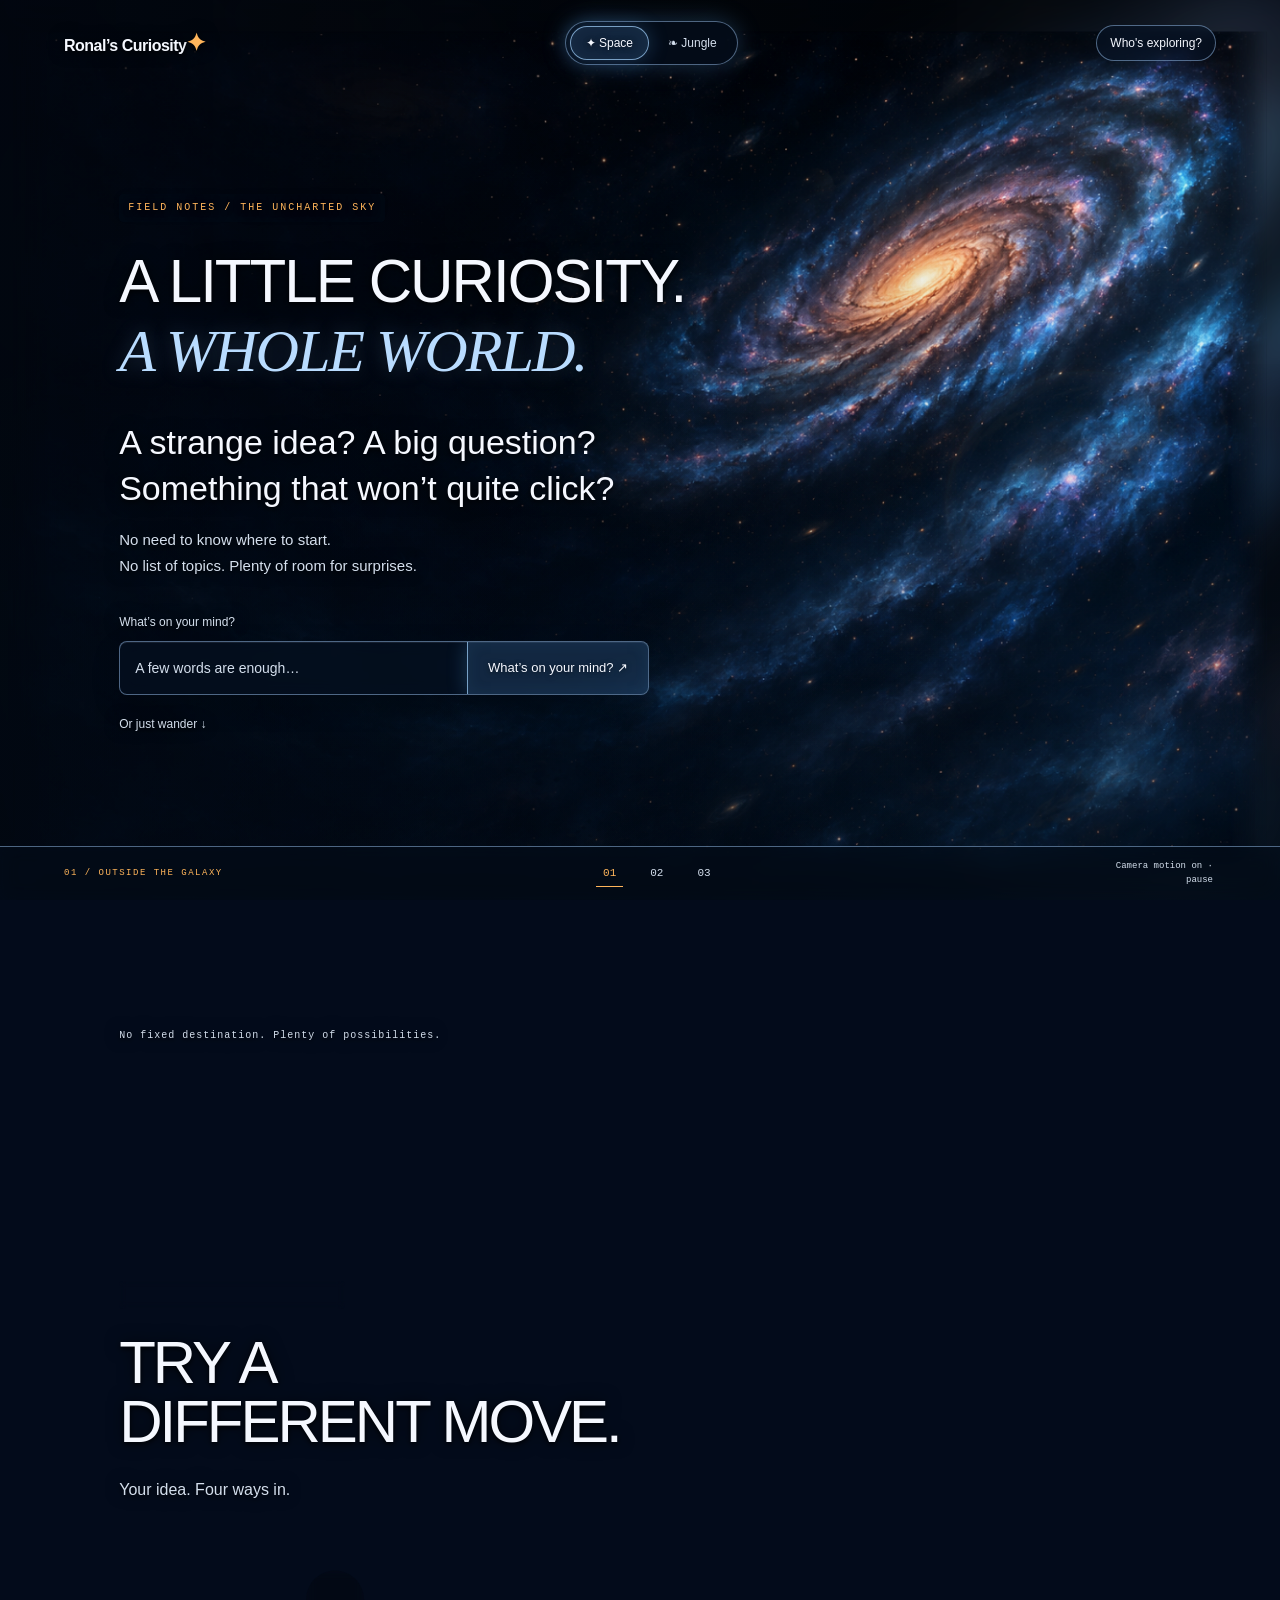
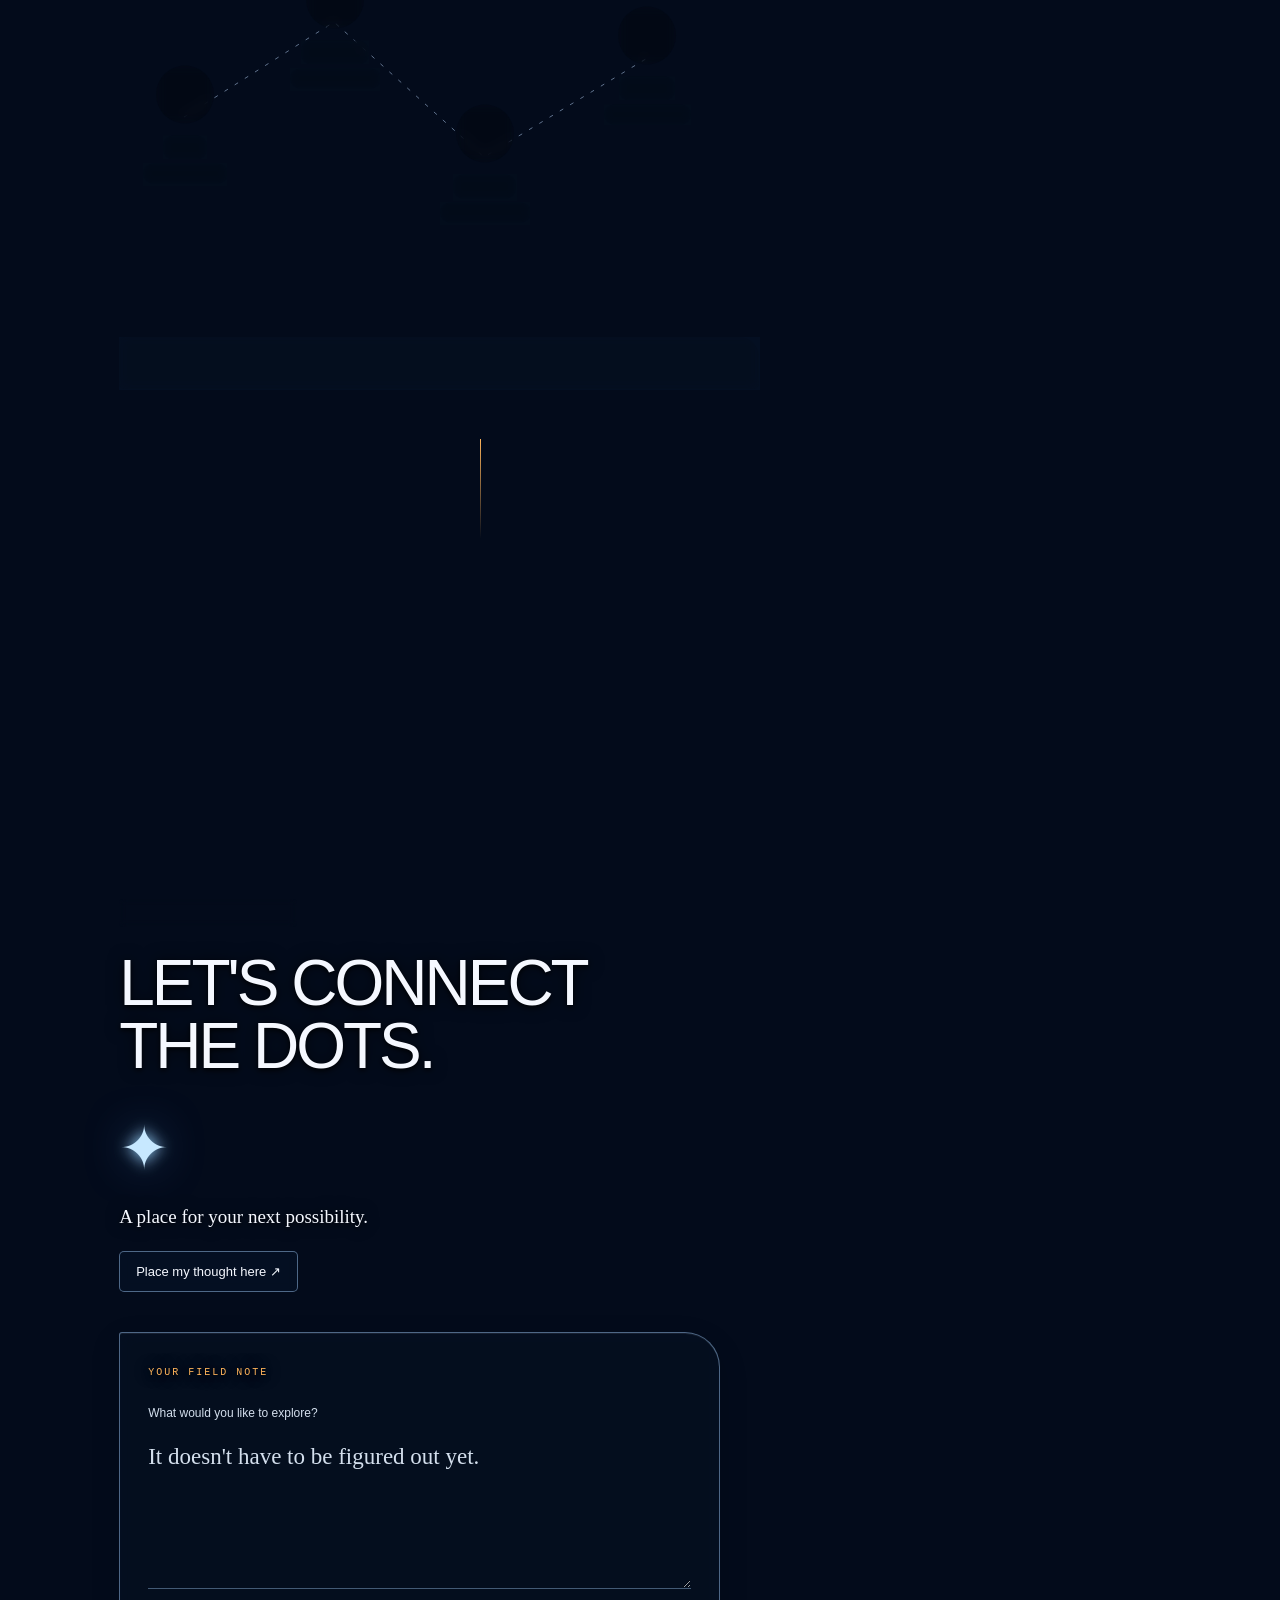
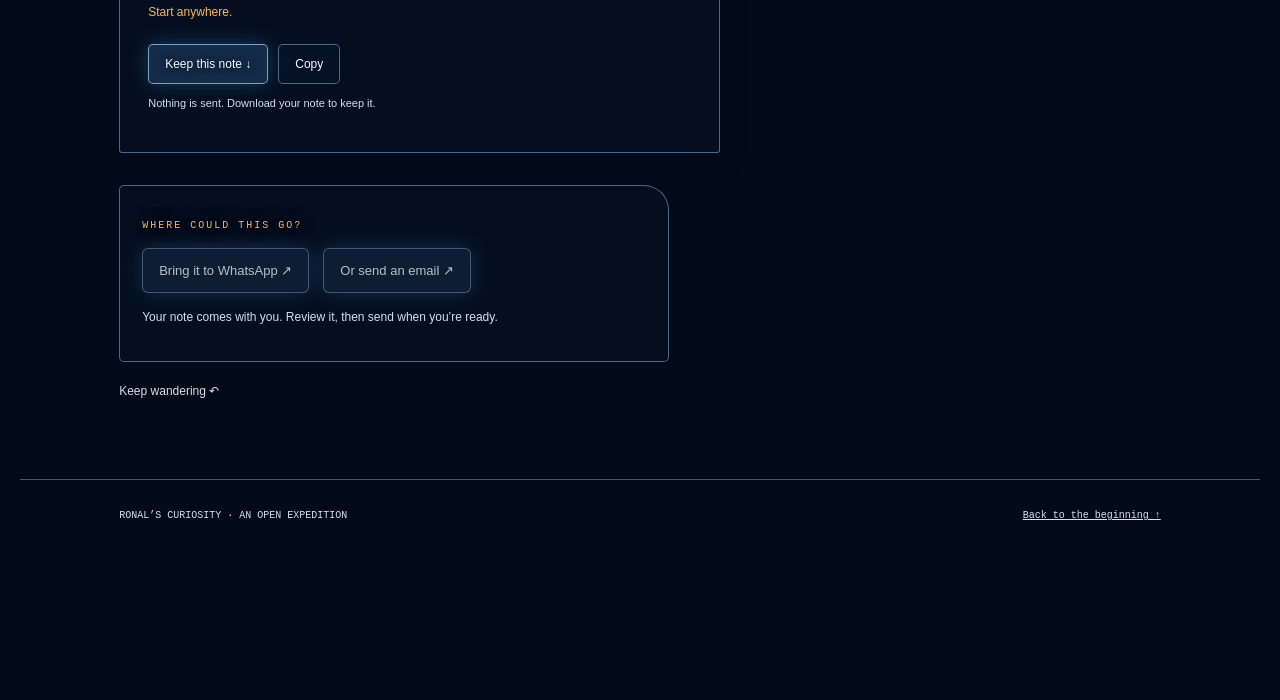
<file: index.html>
<!doctype html><html lang="en"><head><meta charset="utf-8"><meta name="viewport" content="width=device-width, initial-scale=1"><title>Ronal's Curiosity — An open expedition</title><link rel="stylesheet" href="world.css"><link rel="stylesheet" href="personal-traces.css"><link rel="stylesheet" href="expedition.css?v=portrait-20261113"><link rel="stylesheet" href="atmosphere-ui.css"><meta name="description" content="A strange idea? A big question? Explore an open world of curiosity, fresh perspectives, and possibilities."></head><body data-world="space">
<div class="scene-stage" aria-hidden="true"><picture><source media="(max-aspect-ratio: 4/5)" srcset="assets/space-1-mobile.png"><img class="scene-ambient" data-scene="space-1" src="assets/space-1.png" alt="" decoding="async"></picture><picture><source media="(max-aspect-ratio: 4/5)" srcset="assets/space-2-mobile.png"><img class="scene-ambient" data-scene="space-2" src="assets/space-2.png" alt="" decoding="async"></picture><picture><source media="(max-aspect-ratio: 4/5)" srcset="assets/space-3-mobile.png"><img class="scene-ambient" data-scene="space-3" src="assets/space-3.png" alt="" decoding="async"></picture><picture><source media="(max-aspect-ratio: 4/5)" srcset="assets/jungle-1-mobile.png"><img class="scene-ambient" data-scene="jungle-1" src="assets/jungle-1.png" alt="" decoding="async"></picture><picture><source media="(max-aspect-ratio: 4/5)" srcset="assets/jungle-2-mobile.png"><img class="scene-ambient" data-scene="jungle-2" src="assets/jungle-2.png" alt="" decoding="async"></picture><picture><source media="(max-aspect-ratio: 4/5)" srcset="assets/jungle-3-mobile.png"><img class="scene-ambient" data-scene="jungle-3" src="assets/jungle-3.png" alt="" decoding="async"></picture><picture><source media="(max-aspect-ratio: 4/5)" srcset="assets/space-1-mobile.png"><img class="scene-image" data-scene="space-1" src="assets/space-1.png" alt="" decoding="async"></picture><picture><source media="(max-aspect-ratio: 4/5)" srcset="assets/space-2-mobile.png"><img class="scene-image" data-scene="space-2" src="assets/space-2.png" alt="" decoding="async"></picture><picture><source media="(max-aspect-ratio: 4/5)" srcset="assets/space-3-mobile.png"><img class="scene-image" data-scene="space-3" src="assets/space-3.png" alt="" decoding="async"></picture><picture><source media="(max-aspect-ratio: 4/5)" srcset="assets/jungle-1-mobile.png"><img class="scene-image" data-scene="jungle-1" src="assets/jungle-1.png" alt="" decoding="async"></picture><picture><source media="(max-aspect-ratio: 4/5)" srcset="assets/jungle-2-mobile.png"><img class="scene-image" data-scene="jungle-2" src="assets/jungle-2.png" alt="" decoding="async"></picture><picture><source media="(max-aspect-ratio: 4/5)" srcset="assets/jungle-3-mobile.png"><img class="scene-image" data-scene="jungle-3" src="assets/jungle-3.png" alt="" decoding="async"></picture><div class="scene-shade"></div></div><header><a href="#home" class="brand">Ronal’s Curiosity<span>✦</span></a><div class="world-picker" aria-label="Choose environment"><button data-world="space" aria-pressed="true">✦ Space</button><button data-world="jungle" aria-pressed="false">❧ Jungle</button></div><button id="about-open" class="subtle">Who's exploring?</button></header>
<aside class="travelling-note" aria-label="Your travelling note"><span class="tiny">YOUR THREAD</span><p id="thread-preview">A question can take you anywhere.</p><span id="thread-action">Uncharted</span><a href="#meeting" aria-label="Go to your note">↗</a></aside>
<nav class="scene-navigation" aria-label="Journey destinations"><span id="scene-caption" aria-live="polite">01 / OUTSIDE THE GALAXY</span><div><a href="#home" data-stop="0" aria-current="location">01</a><a href="#field" data-stop="1">02</a><a href="#meeting" data-stop="2">03</a></div><button id="motion-toggle" aria-pressed="true">Motion on</button></nav><main>
<section id="home" class="hero"><div class="eyebrow" id="world-caption">FIELD NOTES / THE UNCHARTED SKY</div><h1>A LITTLE CURIOSITY.<br><em>A WHOLE WORLD.</em></h1><div class="invitation"><h2>A strange idea? A big question?<br>Something that won’t quite click?</h2><p>No need to know where to start.<br>No list of topics. Plenty of room for surprises.</p></div><label for="seed">What’s on your mind?</label><div class="seed-input"><input id="seed" dir="auto" maxlength="2000" placeholder="A few words are enough…"><button id="begin" aria-label="What’s on your mind?">What’s on your mind? ↗</button></div><a href="#field" class="skip">Or just wander ↓</a><span class="edge-caption" id="edge-caption">No fixed destination. Plenty of possibilities.</span></section>
<section id="field" class="field"><div class="eyebrow">01 / FOLLOW WHAT PULLS YOU</div><h2>TRY A<br>DIFFERENT MOVE.</h2><p class="intro">Your idea. Four ways in.</p><div class="constellation-wrap"><svg class="constellation-lines" viewBox="0 0 600 280" preserveAspectRatio="none" aria-hidden="true"><path d="M65 160L215 65L365 200L530 100"/><path class="visited-path" id="visited-path" d=""/></svg><div class="instruments" aria-label="Ways to explore"><button data-move="turn"><span class="symbol">↻</span><strong>Turn</strong><small>Another angle</small></button><button data-move="connect"><span class="symbol">⋈</span><strong>Connect</strong><small>An unlikely pair</small></button><button data-move="unpack"><span class="symbol">⤢</span><strong>Unpack</strong><small>Find the pieces</small></button><button data-move="follow"><span class="symbol">⌁</span><strong>Follow</strong><small>Pull the thread</small></button></div></div><div id="discovery" hidden aria-live="polite"><span class="tiny" id="discovery-label"></span><h3 id="prompt"></h3><p id="personal-echo"></p><a href="#meeting" class="link">Take this thought with you ↘</a></div><details class="traces-disclosure"><summary>Some of my own unfinished threads <span>＋</span></summary><div class="personal-traces" aria-label="Traces from my own explorations"><div class="eyebrow">OFF THE MAIN TRAIL / A FEW THINGS THAT BROUGHT ME HERE</div><div class="trace-grid"><details class="trace" id="cable-story"><summary><span class="trace-icon" aria-hidden="true">⌁</span><span>Build. Try.<br>Look again.</span><span class="trace-plus" aria-hidden="true">+</span></summary><div class="trace-story"><span class="tiny">STILL A WORK IN PROGRESS</span><p>I thought I had a solution for organizing cables in the lab where I work. I made it — and it didn't work the way I'd imagined.</p><p>I redesigned it. Then again. And again. I still haven't reached a final version; I keep finding things to improve.</p><p>When I explained it to a colleague, he offered another way to look at the problem — an angle I hadn't considered.</p><p class="trace-thought">His perspective changed how I imagined the solution could look and work. I felt curious: suddenly there were new directions to test and discover.</p><a class="link" href="#meeting">What might another pair of eyes notice? ↘</a></div></details>
<details class="trace"><summary><span class="trace-icon" aria-hidden="true">⏻</span><span>A coffee tin.<br>A cockpit switch.</span><span class="trace-plus" aria-hidden="true">+</span></summary><div class="trace-story"><span class="tiny">SOMETHING I MADE</span><p>During my army service, the room's air conditioner had no remote. Its power button was so high that switching it on meant balancing on a chair.</p><p>I made a wired control using an aircraft-style switch housed in a small coffee tin. Suddenly, turning it on didn't mean climbing.</p><p class="trace-thought">An everyday irritation became something to experiment with.</p><a class="link" href="#meeting">What everyday thing would you change? ↘</a></div></details>
<details class="trace"><summary><span class="trace-icon" aria-hidden="true">⋈</span><span>Start with why.<br>Then look around.</span><span class="trace-plus" aria-hidden="true">+</span></summary><div class="trace-story"><span class="tiny">AN IDEA WE EXPLORED</span><p>A friend wanted to make money. I wanted to understand why — and what we could begin with the tools already available to us.</p><p>We found an idea that interested us both: software to help electricians create wiring plans from building images. It was an idea for something useful, beyond the financial goal.</p><p class="trace-thought">My first move is usually a question: why, how, or what?</p><a class="link" href="#meeting">What could you begin with what you have? ↘</a></div></details>
<details class="trace"><summary><span class="trace-icon" aria-hidden="true">?</span><span>Which wants<br>are really mine?</span><span class="trace-plus" aria-hidden="true">+</span></summary><div class="trace-story"><span class="tiny">QUESTIONS I'M STILL LIVING WITH</span><p>What is happiness? Which desires are mine, and which did I pick up from people around me?</p><p>What would I choose if nobody were there to approve or steer me? What moves us to act — calm curiosity, or haste, insecurity and need?</p><p class="trace-thought">These are open questions for me, too.</p><a class="link" href="#meeting">Bring a question without an answer ↘</a></div></details>
</div></div></details><div class="thread-line" aria-hidden="true"></div></section>
<section id="meeting" class="meeting"><div class="eyebrow">02 / A PLACE TO MEET</div><h2 id="meeting-title">LET'S CONNECT<br>THE DOTS.</h2><div class="arrival"><span class="arrival-symbol" aria-hidden="true">✦</span><p id="arrival-caption">A place for your next possibility.</p><button id="place-note">Place my thought here ↗</button><p id="placed-note" hidden></p><small id="place-status" role="status"></small></div><div class="note-editor"><span class="tiny">YOUR FIELD NOTE</span><label for="note">What would you like to explore?</label><textarea id="note" dir="auto" maxlength="2000" rows="4" placeholder="It doesn't have to be figured out yet."></textarea><p id="note-lens">Start anywhere.</p><div class="note-tools"><button id="download">Keep this note ↓</button><button id="copy">Copy</button></div><p id="status" role="status">Nothing is sent. Download your note to keep it.</p></div><div class="share-invitation"><p class="tiny">WHERE COULD THIS GO?</p><div class="share-actions"><a id="share-whatsapp" href="https://wa.me/972508638381" target="_blank" rel="noopener">Bring it to WhatsApp ↗</a><a id="share-email" href="mailto:hadadironel@gmail.com">Or send an email ↗</a></div><p>Your note comes with you. Review it, then send when you’re ready.</p></div><a href="#field" class="skip">Keep wandering ↶</a></section>
<footer><span>RONAL’S CURIOSITY · AN OPEN EXPEDITION</span><a href="#home">Back to the beginning ↑</a></footer></main>
<dialog id="about"><button id="about-close" aria-label="Close">×</button><div class="eyebrow">THE PERSON BEHIND THE QUESTIONS</div><h2>CURIOUS<br>BY NATURE.</h2><p>I tend to start by asking why, how, and what — to understand the person in front of me before looking for a direction.</p><p>I'm interested in what we can try with the tools already around us, and in ideas that have value beyond money.</p><p>Some of my questions are practical. Others are about happiness, desire, and what makes us act. I'm still exploring those myself.</p><a href="#field" class="link" id="about-traces">Explore a few of my own threads ↗</a></dialog><script src="world.js"></script><script src="contact.js?v=20261113"></script><div class="journey-progress" aria-hidden="true"><i></i></div><script src="expedition.js?v=portrait-20261113"></script></body></html>
</file>
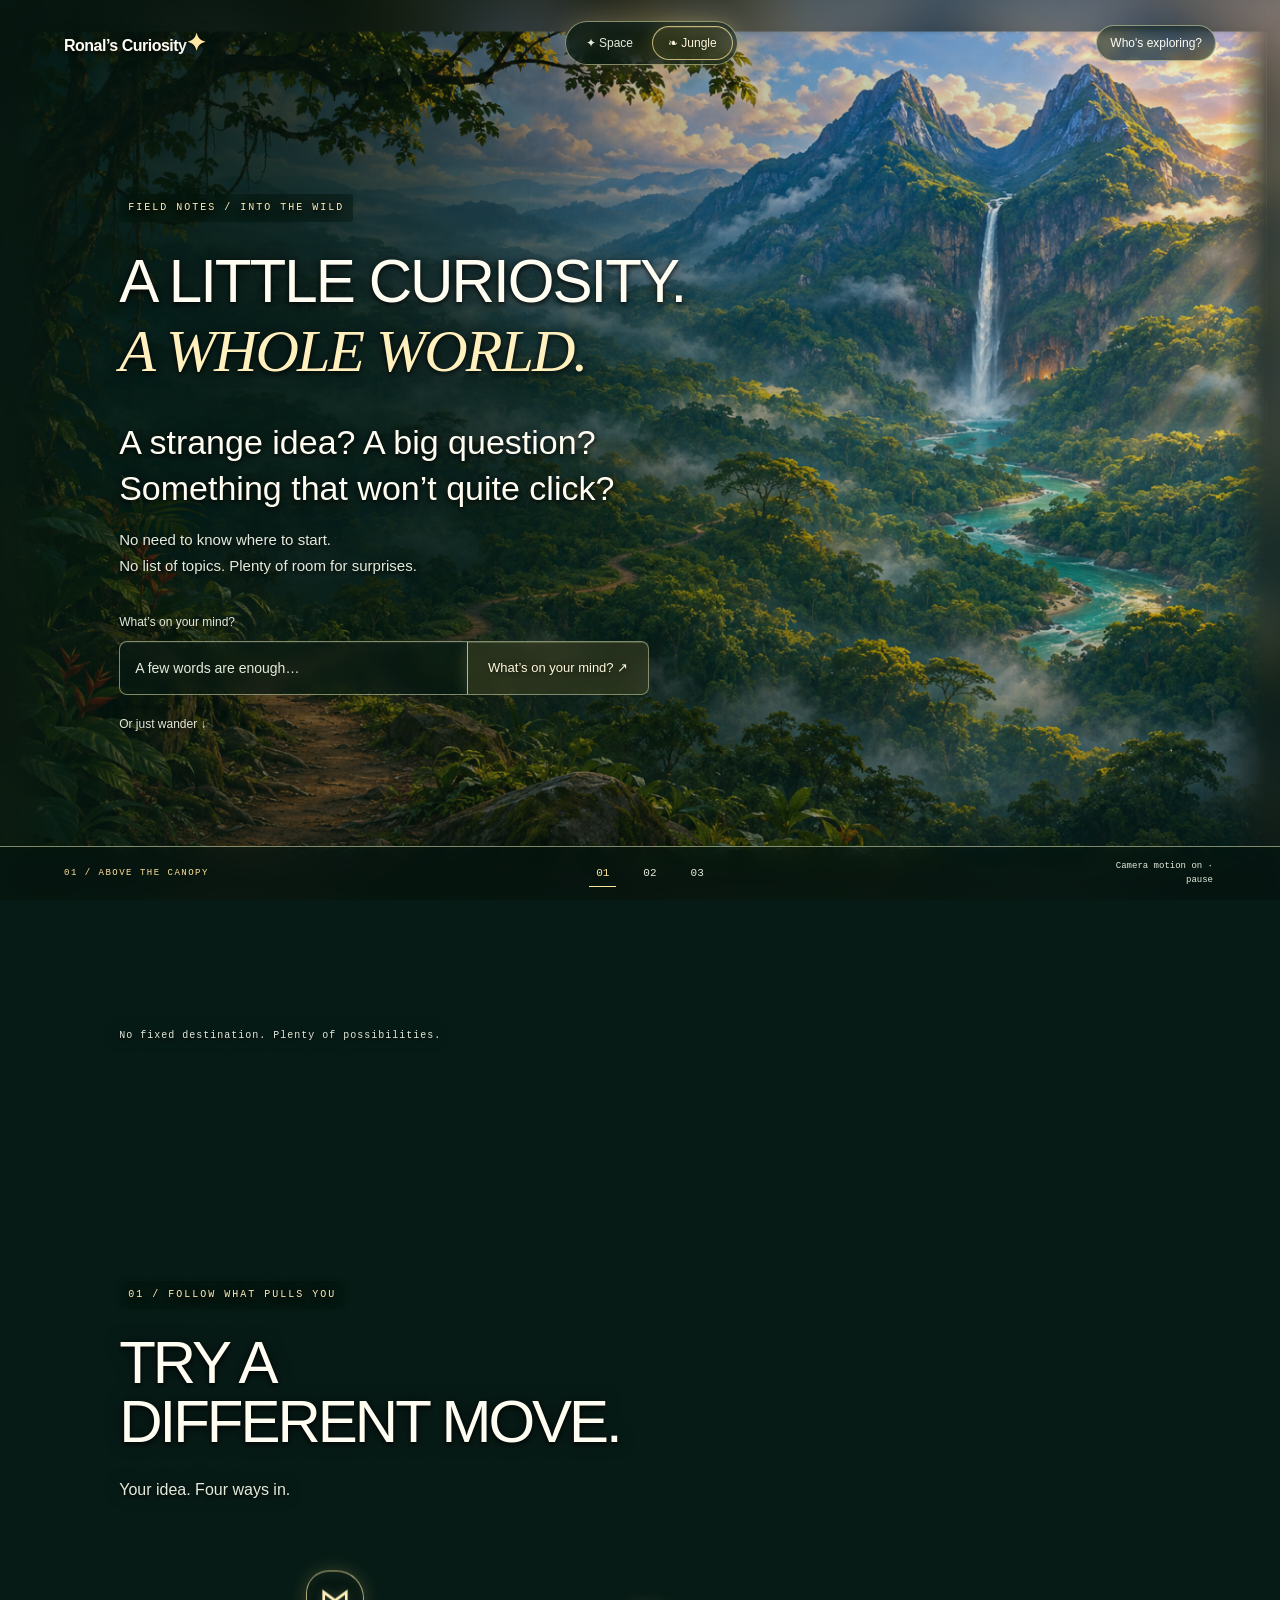
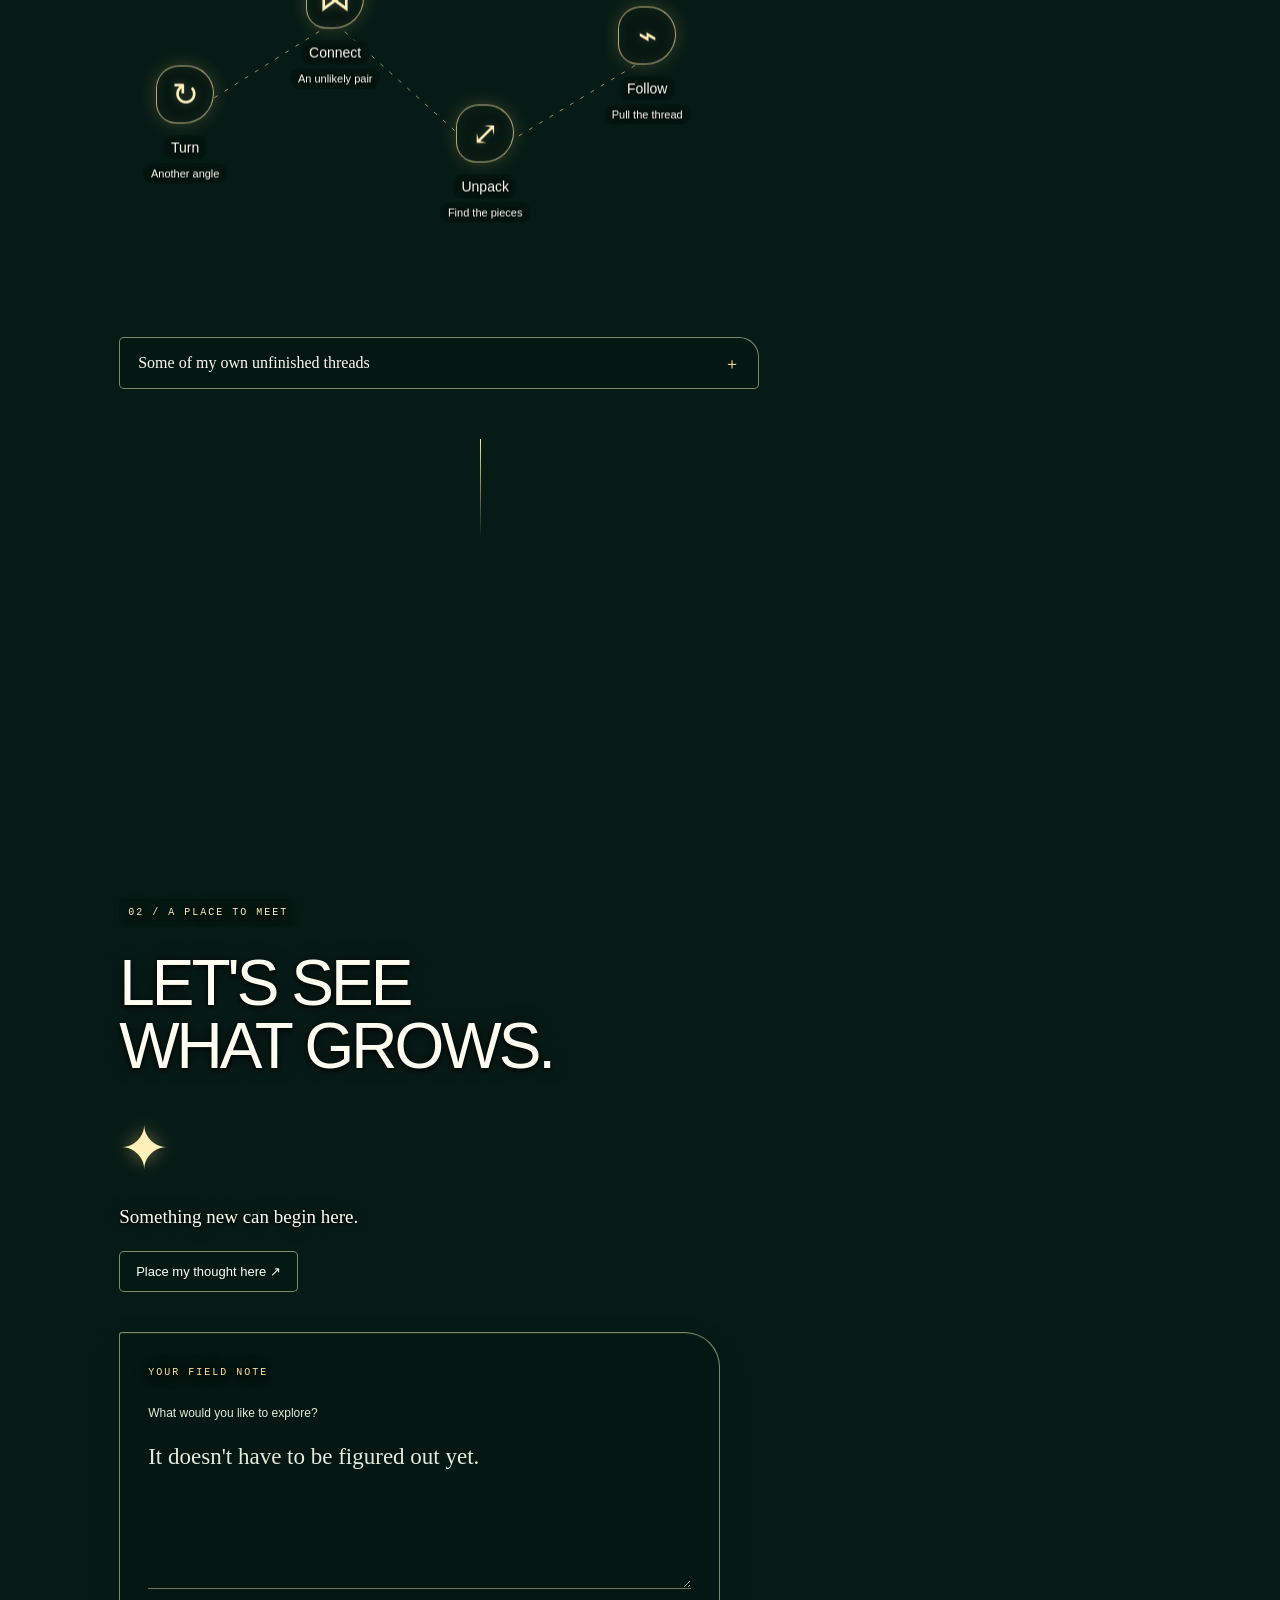
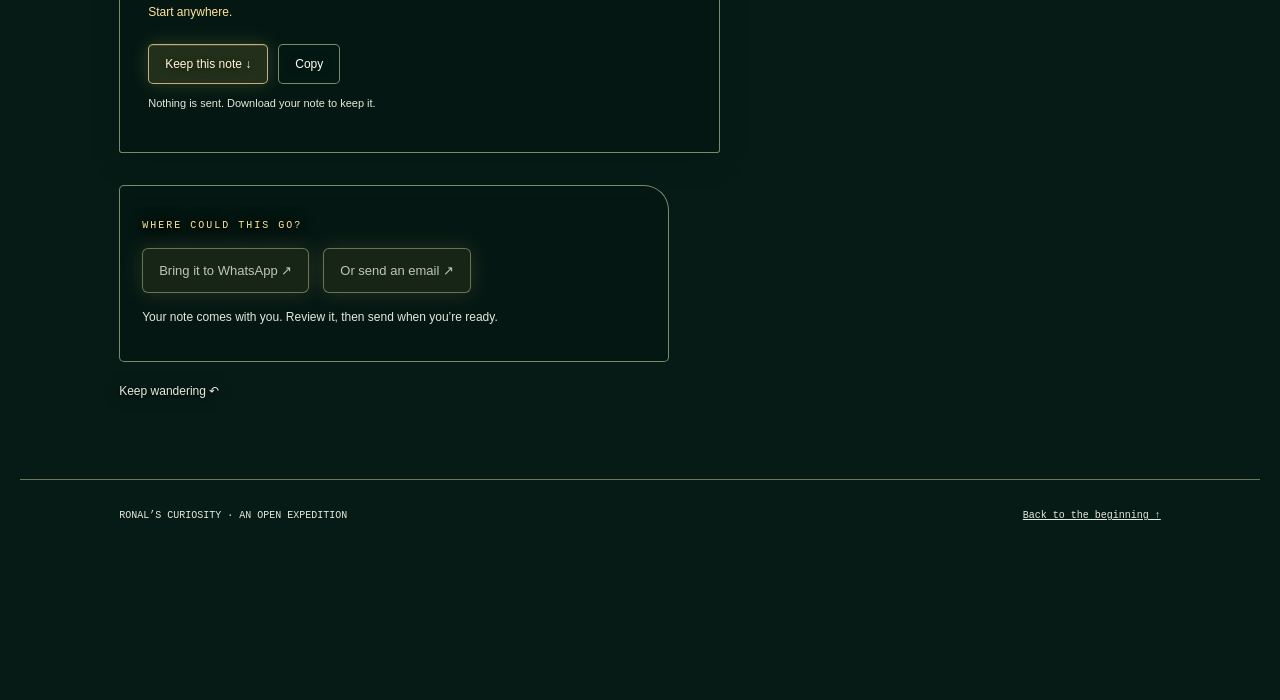
<file: jungle.html>
<!doctype html><html lang="en"><head><meta charset="utf-8"><meta name="viewport" content="width=device-width, initial-scale=1"><title>Ronal's Curiosity — An open expedition</title><link rel="stylesheet" href="world.css"><link rel="stylesheet" href="personal-traces.css"><link rel="stylesheet" href="expedition.css?v=portrait-20261113"><link rel="stylesheet" href="atmosphere-ui.css"><meta name="description" content="A strange idea? A big question? Explore an open world of curiosity, fresh perspectives, and possibilities."></head><body data-world="jungle">
<div class="scene-stage" aria-hidden="true"><picture><source media="(max-aspect-ratio: 4/5)" srcset="assets/space-1-mobile.png"><img class="scene-ambient" data-scene="space-1" src="assets/space-1.png" alt="" decoding="async"></picture><picture><source media="(max-aspect-ratio: 4/5)" srcset="assets/space-2-mobile.png"><img class="scene-ambient" data-scene="space-2" src="assets/space-2.png" alt="" decoding="async"></picture><picture><source media="(max-aspect-ratio: 4/5)" srcset="assets/space-3-mobile.png"><img class="scene-ambient" data-scene="space-3" src="assets/space-3.png" alt="" decoding="async"></picture><picture><source media="(max-aspect-ratio: 4/5)" srcset="assets/jungle-1-mobile.png"><img class="scene-ambient" data-scene="jungle-1" src="assets/jungle-1.png" alt="" decoding="async"></picture><picture><source media="(max-aspect-ratio: 4/5)" srcset="assets/jungle-2-mobile.png"><img class="scene-ambient" data-scene="jungle-2" src="assets/jungle-2.png" alt="" decoding="async"></picture><picture><source media="(max-aspect-ratio: 4/5)" srcset="assets/jungle-3-mobile.png"><img class="scene-ambient" data-scene="jungle-3" src="assets/jungle-3.png" alt="" decoding="async"></picture><picture><source media="(max-aspect-ratio: 4/5)" srcset="assets/space-1-mobile.png"><img class="scene-image" data-scene="space-1" src="assets/space-1.png" alt="" decoding="async"></picture><picture><source media="(max-aspect-ratio: 4/5)" srcset="assets/space-2-mobile.png"><img class="scene-image" data-scene="space-2" src="assets/space-2.png" alt="" decoding="async"></picture><picture><source media="(max-aspect-ratio: 4/5)" srcset="assets/space-3-mobile.png"><img class="scene-image" data-scene="space-3" src="assets/space-3.png" alt="" decoding="async"></picture><picture><source media="(max-aspect-ratio: 4/5)" srcset="assets/jungle-1-mobile.png"><img class="scene-image" data-scene="jungle-1" src="assets/jungle-1.png" alt="" decoding="async"></picture><picture><source media="(max-aspect-ratio: 4/5)" srcset="assets/jungle-2-mobile.png"><img class="scene-image" data-scene="jungle-2" src="assets/jungle-2.png" alt="" decoding="async"></picture><picture><source media="(max-aspect-ratio: 4/5)" srcset="assets/jungle-3-mobile.png"><img class="scene-image" data-scene="jungle-3" src="assets/jungle-3.png" alt="" decoding="async"></picture><div class="scene-shade"></div></div><header><a href="#home" class="brand">Ronal’s Curiosity<span>✦</span></a><div class="world-picker" aria-label="Choose environment"><button data-world="space" aria-pressed="true">✦ Space</button><button data-world="jungle" aria-pressed="false">❧ Jungle</button></div><button id="about-open" class="subtle">Who's exploring?</button></header>
<aside class="travelling-note" aria-label="Your travelling note"><span class="tiny">YOUR THREAD</span><p id="thread-preview">A question can take you anywhere.</p><span id="thread-action">Uncharted</span><a href="#meeting" aria-label="Go to your note">↗</a></aside>
<nav class="scene-navigation" aria-label="Journey destinations"><span id="scene-caption" aria-live="polite">01 / OUTSIDE THE GALAXY</span><div><a href="#home" data-stop="0" aria-current="location">01</a><a href="#field" data-stop="1">02</a><a href="#meeting" data-stop="2">03</a></div><button id="motion-toggle" aria-pressed="true">Motion on</button></nav><main>
<section id="home" class="hero"><div class="eyebrow" id="world-caption">FIELD NOTES / THE UNCHARTED SKY</div><h1>A LITTLE CURIOSITY.<br><em>A WHOLE WORLD.</em></h1><div class="invitation"><h2>A strange idea? A big question?<br>Something that won’t quite click?</h2><p>No need to know where to start.<br>No list of topics. Plenty of room for surprises.</p></div><label for="seed">What’s on your mind?</label><div class="seed-input"><input id="seed" dir="auto" maxlength="2000" placeholder="A few words are enough…"><button id="begin" aria-label="What’s on your mind?">What’s on your mind? ↗</button></div><a href="#field" class="skip">Or just wander ↓</a><span class="edge-caption" id="edge-caption">No fixed destination. Plenty of possibilities.</span></section>
<section id="field" class="field"><div class="eyebrow">01 / FOLLOW WHAT PULLS YOU</div><h2>TRY A<br>DIFFERENT MOVE.</h2><p class="intro">Your idea. Four ways in.</p><div class="constellation-wrap"><svg class="constellation-lines" viewBox="0 0 600 280" preserveAspectRatio="none" aria-hidden="true"><path d="M65 160L215 65L365 200L530 100"/><path class="visited-path" id="visited-path" d=""/></svg><div class="instruments" aria-label="Ways to explore"><button data-move="turn"><span class="symbol">↻</span><strong>Turn</strong><small>Another angle</small></button><button data-move="connect"><span class="symbol">⋈</span><strong>Connect</strong><small>An unlikely pair</small></button><button data-move="unpack"><span class="symbol">⤢</span><strong>Unpack</strong><small>Find the pieces</small></button><button data-move="follow"><span class="symbol">⌁</span><strong>Follow</strong><small>Pull the thread</small></button></div></div><div id="discovery" hidden aria-live="polite"><span class="tiny" id="discovery-label"></span><h3 id="prompt"></h3><p id="personal-echo"></p><a href="#meeting" class="link">Take this thought with you ↘</a></div><details class="traces-disclosure"><summary>Some of my own unfinished threads <span>＋</span></summary><div class="personal-traces" aria-label="Traces from my own explorations"><div class="eyebrow">OFF THE MAIN TRAIL / A FEW THINGS THAT BROUGHT ME HERE</div><div class="trace-grid"><details class="trace" id="cable-story"><summary><span class="trace-icon" aria-hidden="true">⌁</span><span>Build. Try.<br>Look again.</span><span class="trace-plus" aria-hidden="true">+</span></summary><div class="trace-story"><span class="tiny">STILL A WORK IN PROGRESS</span><p>I thought I had a solution for organizing cables in the lab where I work. I made it — and it didn't work the way I'd imagined.</p><p>I redesigned it. Then again. And again. I still haven't reached a final version; I keep finding things to improve.</p><p>When I explained it to a colleague, he offered another way to look at the problem — an angle I hadn't considered.</p><p class="trace-thought">His perspective changed how I imagined the solution could look and work. I felt curious: suddenly there were new directions to test and discover.</p><a class="link" href="#meeting">What might another pair of eyes notice? ↘</a></div></details>
<details class="trace"><summary><span class="trace-icon" aria-hidden="true">⏻</span><span>A coffee tin.<br>A cockpit switch.</span><span class="trace-plus" aria-hidden="true">+</span></summary><div class="trace-story"><span class="tiny">SOMETHING I MADE</span><p>During my army service, the room's air conditioner had no remote. Its power button was so high that switching it on meant balancing on a chair.</p><p>I made a wired control using an aircraft-style switch housed in a small coffee tin. Suddenly, turning it on didn't mean climbing.</p><p class="trace-thought">An everyday irritation became something to experiment with.</p><a class="link" href="#meeting">What everyday thing would you change? ↘</a></div></details>
<details class="trace"><summary><span class="trace-icon" aria-hidden="true">⋈</span><span>Start with why.<br>Then look around.</span><span class="trace-plus" aria-hidden="true">+</span></summary><div class="trace-story"><span class="tiny">AN IDEA WE EXPLORED</span><p>A friend wanted to make money. I wanted to understand why — and what we could begin with the tools already available to us.</p><p>We found an idea that interested us both: software to help electricians create wiring plans from building images. It was an idea for something useful, beyond the financial goal.</p><p class="trace-thought">My first move is usually a question: why, how, or what?</p><a class="link" href="#meeting">What could you begin with what you have? ↘</a></div></details>
<details class="trace"><summary><span class="trace-icon" aria-hidden="true">?</span><span>Which wants<br>are really mine?</span><span class="trace-plus" aria-hidden="true">+</span></summary><div class="trace-story"><span class="tiny">QUESTIONS I'M STILL LIVING WITH</span><p>What is happiness? Which desires are mine, and which did I pick up from people around me?</p><p>What would I choose if nobody were there to approve or steer me? What moves us to act — calm curiosity, or haste, insecurity and need?</p><p class="trace-thought">These are open questions for me, too.</p><a class="link" href="#meeting">Bring a question without an answer ↘</a></div></details>
</div></div></details><div class="thread-line" aria-hidden="true"></div></section>
<section id="meeting" class="meeting"><div class="eyebrow">02 / A PLACE TO MEET</div><h2 id="meeting-title">LET'S CONNECT<br>THE DOTS.</h2><div class="arrival"><span class="arrival-symbol" aria-hidden="true">✦</span><p id="arrival-caption">A place for your next possibility.</p><button id="place-note">Place my thought here ↗</button><p id="placed-note" hidden></p><small id="place-status" role="status"></small></div><div class="note-editor"><span class="tiny">YOUR FIELD NOTE</span><label for="note">What would you like to explore?</label><textarea id="note" dir="auto" maxlength="2000" rows="4" placeholder="It doesn't have to be figured out yet."></textarea><p id="note-lens">Start anywhere.</p><div class="note-tools"><button id="download">Keep this note ↓</button><button id="copy">Copy</button></div><p id="status" role="status">Nothing is sent. Download your note to keep it.</p></div><div class="share-invitation"><p class="tiny">WHERE COULD THIS GO?</p><div class="share-actions"><a id="share-whatsapp" href="https://wa.me/972508638381" target="_blank" rel="noopener">Bring it to WhatsApp ↗</a><a id="share-email" href="mailto:hadadironel@gmail.com">Or send an email ↗</a></div><p>Your note comes with you. Review it, then send when you’re ready.</p></div><a href="#field" class="skip">Keep wandering ↶</a></section>
<footer><span>RONAL’S CURIOSITY · AN OPEN EXPEDITION</span><a href="#home">Back to the beginning ↑</a></footer></main>
<dialog id="about"><button id="about-close" aria-label="Close">×</button><div class="eyebrow">THE PERSON BEHIND THE QUESTIONS</div><h2>CURIOUS<br>BY NATURE.</h2><p>I tend to start by asking why, how, and what — to understand the person in front of me before looking for a direction.</p><p>I'm interested in what we can try with the tools already around us, and in ideas that have value beyond money.</p><p>Some of my questions are practical. Others are about happiness, desire, and what makes us act. I'm still exploring those myself.</p><a href="#field" class="link" id="about-traces">Explore a few of my own threads ↗</a></dialog><script src="world.js"></script><script src="contact.js?v=20261113"></script><div class="journey-progress" aria-hidden="true"><i></i></div><script src="expedition.js?v=portrait-20261113"></script></body></html>
</file>
<file: world.css>
:root{color-scheme:dark;--ink:#eff4ff;--dim:#b1bfd6;--accent:#ffb55b;--line:#98b8ef44;--surface:#08162ee8;--glow:#477cff;--scene:url('assets/space.png')}*{box-sizing:border-box}html{scroll-behavior:smooth;scroll-padding-top:90px}body{margin:0;background:#030b1b;color:var(--ink);font-family:Arial,Helvetica,sans-serif}body[data-world=jungle]{--ink:#f3f5df;--dim:#b5c9b6;--accent:#eadb7c;--line:#b0d39f44;--surface:#09241de8;--glow:#659b64;--scene:url('assets/jungle.png');background:#071b16}a{color:inherit}button,input,textarea{font:inherit}button,a{touch-action:manipulation}button{cursor:pointer}a:focus-visible,button:focus-visible,input:focus-visible,textarea:focus-visible,summary:focus-visible{outline:2px solid var(--accent);outline-offset:5px}.landscape{position:fixed;inset:0;background-image:linear-gradient(90deg,#030a1677,transparent),var(--scene);background-size:cover;background-position:center;z-index:-3}.atmosphere{position:fixed;inset:0;background:linear-gradient(180deg,#030b1b22,#030b1b66);z-index:-2;pointer-events:none}body[data-world=jungle] .atmosphere{background:linear-gradient(90deg,#05181080,#05181011,#05181040)}header{height:86px;padding:0 5%;display:flex;align-items:center;justify-content:space-between;gap:20px;border-bottom:1px solid var(--line);background:#030b1b60}.brand{font-size:16px;font-weight:bold;letter-spacing:-.5px;text-decoration:none}.brand span{color:var(--accent);font-size:24px}.world-picker{display:flex;border:1px solid var(--line);border-radius:25px;padding:4px;background:var(--surface)}.world-picker button{background:none;color:var(--dim);border:0;padding:9px 15px;border-radius:20px;font-size:12px}.world-picker button[aria-pressed=true]{background:var(--accent);color:#11201c}.subtle{background:none;border:0;color:var(--ink);font-size:12px;text-decoration:underline;text-underline-offset:5px}main{max-width:1240px;margin:auto}section{padding:80px 8%;position:relative}.eyebrow,.tiny{font:10px/1.6 monospace;letter-spacing:2px;color:var(--accent)}.hero{min-height:850px;padding-top:75px}h1,h2,h3{font-weight:500;letter-spacing:-3px;margin:25px 0;line-height:.98}h1{font-size:clamp(56px,7vw,94px);max-width:750px}h1 em{font-family:Georgia,serif;font-weight:normal;color:var(--accent)}h2{font-size:clamp(44px,5vw,68px)}h3{font:34px/1.2 Georgia,serif;letter-spacing:-.6px}.intro{color:var(--dim);font-size:16px;line-height:1.6;max-width:400px}.hero label{font-size:12px;display:block;margin:35px 0 12px;color:var(--dim)}.seed-input{display:flex;max-width:470px;border-bottom:1px solid var(--accent);background:#051121ab;backdrop-filter:blur(12px)}.seed-input input{min-width:0;flex:1;padding:18px 15px;background:none;color:var(--ink);border:0;font-size:14px}.seed-input button{border:0;background:var(--accent);color:#14201b;width:56px;font-size:26px}input::placeholder,textarea::placeholder{color:var(--dim)}.skip{font-size:12px;display:inline-block;margin-top:22px;text-decoration:none;color:var(--dim)}.edge-caption{position:absolute;right:7%;bottom:65px;writing-mode:vertical-rl;font:10px monospace;letter-spacing:2px;color:var(--dim)}.travelling-note{position:fixed;right:5%;top:35%;width:220px;padding:24px 22px;background:var(--surface);border:1px solid var(--line);border-radius:3px 30px 3px 3px;backdrop-filter:blur(20px);z-index:4;box-shadow:0 10px 80px #0004;transition:transform .7s,box-shadow .7s}.travelling-note p{font:21px/1.4 Georgia,serif;overflow-wrap:anywhere;margin:20px 0}.travelling-note>span:last-of-type{font:10px monospace;color:var(--dim)}.travelling-note>a{float:right;color:var(--accent);text-decoration:none}.travelling-note[data-move=turn]{transform:rotate(-6deg)}.travelling-note[data-move=connect]{box-shadow:0 0 70px color-mix(in srgb,var(--accent) 25%,transparent)}.travelling-note[data-move=unpack]{transform:translateY(-12px) rotate(3deg)}.travelling-note[data-move=follow]{transform:translateX(-15px)}.field{min-height:800px;max-width:880px}.instruments{display:grid;grid-template-columns:repeat(4,1fr);gap:10px;margin:45px 0 30px}.instruments button{background:var(--surface);color:var(--ink);border:1px solid var(--line);border-radius:70px 70px 8px 8px;padding:25px 8px 20px;backdrop-filter:blur(15px);transition:transform .3s,border-color .3s}.instruments button:hover{transform:translateY(-7px);border-color:var(--accent)}.instruments button[aria-pressed=true]{border-color:var(--accent);background:color-mix(in srgb,var(--surface) 85%,var(--accent))}.symbol{font:46px Georgia;display:block;color:var(--accent);height:65px}.instruments strong{font-size:14px;font-weight:normal;display:block}.instruments small{display:block;font-size:9px;margin-top:10px;color:var(--dim)}#discovery{max-width:520px;border-left:1px solid var(--accent);padding:12px 0 12px 24px;background:linear-gradient(90deg,var(--surface),transparent)}#personal-echo{color:var(--dim);font-size:14px;line-height:1.5;overflow-wrap:anywhere}.link{color:var(--accent);text-decoration:none;border-bottom:1px solid;padding-bottom:5px;font-size:13px}.thread-line{width:1px;height:100px;background:linear-gradient(var(--accent),transparent);margin:50px 0 0 45%}.meeting{min-height:900px;max-width:820px}.note-editor{padding:28px;background:var(--surface);backdrop-filter:blur(20px);border:1px solid var(--line);border-radius:3px 35px 3px 3px;margin-top:40px}.note-editor label{display:block;font-size:12px;color:var(--dim);margin:25px 0 10px}textarea{background:transparent;color:var(--ink);width:100%;border:0;border-bottom:1px solid var(--line);resize:vertical;font:23px/1.5 Georgia,serif;padding:10px 0}#note-lens{font-size:12px;color:var(--accent)}.note-tools{display:flex;gap:10px;margin-top:25px}.note-tools button{border:1px solid var(--line);background:transparent;padding:13px 18px;color:var(--ink);font-size:12px}.note-tools button:first-child{background:var(--accent);color:#14201b;border-color:var(--accent)}#status{font-size:11px;color:var(--dim);line-height:1.6}.next-step{margin-top:30px;line-height:1.7}.next-step summary{cursor:pointer;color:var(--accent);font-size:16px}.next-step p,.next-step small{font-size:12px;color:var(--dim);max-width:400px;display:block}.next-step small{margin-top:18px}footer{border-top:1px solid var(--line);padding:30px 8%;font:10px monospace;color:var(--dim);display:flex;gap:20px;justify-content:space-between}dialog{background:var(--surface);color:var(--ink);border:1px solid var(--line);padding:40px;width:90%;max-width:550px;backdrop-filter:blur(30px)}dialog::backdrop{background:#000b}dialog h2{font-size:48px}dialog p{font:17px/1.7 Georgia,serif}dialog .pending{font:12px/1.6 Arial;color:var(--dim)}#about-close{float:right;border:0;background:none;color:var(--ink);font-size:28px}[hidden]{display:none!important}@media(min-width:1500px){.travelling-note{right:calc((100vw - 1240px)/2)}}@media(max-width:850px){.travelling-note{right:20px;top:auto;bottom:15px;width:190px;padding:13px 15px;max-height:150px;overflow:auto}.travelling-note .tiny{font-size:8px}.travelling-note p{font-size:14px;margin:8px 0}.landscape{background-position:60% center}.field,.meeting{max-width:100%}section{padding:65px 7%}.hero{min-height:850px}h1{font-size:72px}footer{padding-bottom:180px}.edge-caption{display:none}}@media(max-width:500px){header{height:auto;min-height:100px;padding:15px 6%;flex-wrap:wrap;gap:12px}.brand{font-size:13px}.world-picker{order:3;justify-content:center;width:100%;max-width:240px;margin:auto}.world-picker button{flex:1;padding:7px 15px}.subtle{font-size:10px}.hero{padding-top:55px;min-height:780px}h1{font-size:clamp(47px,12vw,63px);letter-spacing:-2px}h2{font-size:45px;letter-spacing:-2px}.intro{font-size:14px}.seed-input input{font-size:12px;padding-left:10px}.field{min-height:750px}.instruments{grid-template-columns:repeat(2,1fr);max-width:320px;gap:14px}.instruments button{border-radius:50px 50px 6px 6px;padding:17px 10px}.symbol{font-size:35px;height:45px}.instruments small{margin-top:7px}h3{font-size:27px}.note-editor{padding:22px}textarea{font-size:20px}.meeting{min-height:850px}.travelling-note{width:170px;max-height:125px;right:12px;bottom:12px}}@media(prefers-reduced-motion:reduce){html{scroll-behavior:auto}*{transition:none!important}}
</file>
<file: personal-traces.css>
.personal-traces{margin-top:70px;padding-top:30px;border-top:1px solid var(--line)}.trace-grid{display:grid;grid-template-columns:repeat(3,minmax(0,1fr));gap:12px;margin-top:20px}.trace{align-self:start;background:var(--surface);border:1px solid var(--line);backdrop-filter:blur(18px);border-radius:4px 24px 4px 4px}.trace summary{cursor:pointer;list-style:none;padding:20px 15px;position:relative;font:14px/1.5 Georgia,serif}.trace summary::-webkit-details-marker{display:none}.trace-icon{display:block;color:var(--accent);font:35px/1 Georgia,serif;margin-bottom:18px}.trace-plus{position:absolute;top:15px;right:15px;color:var(--accent);font:20px monospace}.trace[open] .trace-plus{transform:rotate(45deg)}.trace[open]{grid-column:1/-1}.trace[open] summary{border-bottom:1px solid var(--line);display:flex;align-items:center;gap:20px}.trace[open] .trace-icon{margin:0}.trace-story{padding:22px;max-width:560px}.trace-story p{font:15px/1.75 Georgia,serif;color:var(--ink)}.trace-story .trace-thought{font-style:italic;color:var(--accent);border-left:1px solid var(--accent);padding-left:15px;margin:25px 0}.trace-story .link{line-height:1.8;font-size:12px}@media(max-width:500px){.trace-grid{grid-template-columns:1fr}.trace summary{display:flex;align-items:center;gap:20px;padding:20px}.trace-icon{margin:0;width:35px;flex-shrink:0}.trace-story{padding:20px}}
</file>
<file: expedition.css>
body{isolation:isolate}.scene-stage{position:fixed;inset:0;z-index:0;overflow:hidden;pointer-events:none;background:#030b1b}.scene-image{position:absolute;inset:0;width:100%;height:100%;object-fit:cover;object-position:65% center;opacity:0;transform:scale(1.02);will-change:transform,opacity}.scene-image[data-scene=space-1]{opacity:1}body[data-world=jungle] .scene-image[data-scene=space-1]{opacity:0}body[data-world=jungle] .scene-image[data-scene=jungle-1]{opacity:1}.scene-shade{position:absolute;inset:0;background:linear-gradient(90deg,#020914d9 0%,#02091490 35%,#02091433 75%,#02091411),linear-gradient(0deg,#02091477,transparent 60%)}body[data-world=jungle] .scene-shade{background:linear-gradient(90deg,#061b13dd,#061b1388 40%,#061b1311),linear-gradient(0deg,#061b1355,transparent)}header,main{position:relative;z-index:2}header{background:transparent;border:0}.hero{min-height:115svh;padding-top:clamp(60px,12svh,150px);padding-bottom:120px}h1{font-size:clamp(30px,4.7vw,61px);letter-spacing:-2px;line-height:1.15;margin:25px 0 35px}.invitation{max-width:500px;text-align:left}.invitation h2{font-size:clamp(27px,3vw,39px);letter-spacing:0;line-height:1.4;margin:0 0 15px}.invitation p{font-size:15px;line-height:1.9;color:var(--dim)}.hero label{direction:rtl;text-align:left;max-width:500px}.seed-input{max-width:530px}.seed-input button{width:auto;min-width:150px;font-size:14px;padding:12px}.seed-input input{text-align:start}.edge-caption{writing-mode:horizontal-tb;left:8%;right:auto;bottom:80px;letter-spacing:1px}.field{max-width:1000px;min-height:120svh;padding-top:160px;padding-bottom:200px}.field h2{font-size:clamp(38px,5vw,60px)}.constellation-wrap{position:relative;max-width:600px;margin:55px 0 20px}.constellation-lines{position:absolute;inset:0;width:100%;height:280px;pointer-events:none;overflow:visible}.constellation-lines path{stroke:var(--line);stroke-width:1;fill:none;stroke-dasharray:4 8}.constellation-lines .visited-path{stroke:var(--accent);stroke-width:2;stroke-dasharray:none;filter:drop-shadow(0 0 6px var(--accent))}.instruments{height:280px;position:relative;display:block;margin:0}.instruments button{position:absolute;background:none;backdrop-filter:none;border:0;border-radius:50%;width:110px;height:115px;padding:6px;transform:translate(-50%,-50%)}.instruments button:nth-child(1){left:11%;top:57%}.instruments button:nth-child(2){left:36%;top:23%}.instruments button:nth-child(3){left:61%;top:71%}.instruments button:nth-child(4){left:88%;top:36%}.instruments .symbol{border:1px solid var(--line);border-radius:50%;width:58px;height:58px;display:grid;place-items:center;margin:0 auto 12px;background:#04132699;font-size:32px;box-shadow:0 0 35px #5f9bff22}.instruments button:hover{transform:translate(-50%,-56%)}.instruments button[aria-pressed=true]{background:none}.instruments button[aria-pressed=true] .symbol{border-color:var(--accent);box-shadow:0 0 35px color-mix(in srgb,var(--accent) 35%,transparent)}.instruments small{font-size:10px}.instruments strong{text-shadow:0 2px 12px #000}.instruments button[data-visited=true] .symbol:after{content:'·';position:absolute;color:var(--accent);font-size:30px;top:-12px;right:22px}body[data-world=jungle] .instruments .symbol{background:#152a1cbd;border-radius:45% 55% 60% 40%;box-shadow:0 0 30px #8caf4e22}.traces-disclosure{margin-top:100px;max-width:640px}.traces-disclosure>summary{cursor:pointer;font:16px Georgia,serif;color:var(--dim);padding:18px 0;border-top:1px solid var(--line);list-style:none}.traces-disclosure>summary span{float:right;color:var(--accent)}.traces-disclosure[open]>summary span{transform:rotate(45deg)}.personal-traces{margin-top:15px;border:0;padding-top:12px}.trace-grid{grid-template-columns:repeat(2,minmax(0,1fr))}.meeting{min-height:130svh;padding-top:160px}.travelling-note{z-index:4;transition:transform .5s,box-shadow .5s,opacity .4s;max-height:260px;overflow:auto}.travelling-note.empty,.travelling-note.near-editor{opacity:0;pointer-events:none}.journey-progress{position:fixed;inset:0 auto auto 0;height:2px;width:100%;z-index:20;pointer-events:none}.journey-progress i{display:block;width:100%;height:100%;background:var(--accent);transform:scaleX(var(--progress,0));transform-origin:left;box-shadow:0 0 15px var(--accent)}.scene-navigation{position:fixed;bottom:22px;left:25px;z-index:6;display:grid;gap:12px;padding:12px 18px;border-left:1px solid var(--line);background:#020c17bb;backdrop-filter:blur(12px);max-width:240px}.scene-navigation>span{font:9px/1.6 monospace;letter-spacing:1.5px;color:var(--accent)}.scene-navigation>div{display:flex;gap:20px}.scene-navigation a{font:11px monospace;text-decoration:none;color:var(--dim);padding:7px}.scene-navigation a[aria-current]{border-bottom:1px solid var(--accent);color:var(--accent)}#motion-toggle{font:9px monospace;color:var(--dim);background:transparent;border:0;text-align:left;padding:3px}.arrival{margin:35px 0;max-width:480px}.arrival-symbol{display:block;font-size:60px;color:var(--accent);text-shadow:0 0 50px var(--accent)}body[data-world=jungle] .arrival-symbol{color:#f6d579}.arrival p{font:19px/1.6 Georgia,serif;overflow-wrap:anywhere}.arrival button{color:var(--accent);background:transparent;border:0;border-bottom:1px solid;padding:10px 0;font-size:13px}.arrival small{display:block;font-size:11px;color:var(--dim);margin-top:10px}#placed-note{border-left:1px solid var(--accent);padding:15px 20px;background:var(--surface)}footer{padding-bottom:180px}
@media(min-width:851px){.travelling-note{width:190px;right:3%;top:38%}.travelling-note p{font-size:17px}.meeting,.field{padding-right:200px;max-width:1100px}.meeting{max-width:900px}}@media(max-width:600px){.scene-image{object-position:64% center}.scene-shade{background:linear-gradient(90deg,#020914c9,#02091466 65%,#02091433),linear-gradient(0deg,#02091455,transparent)}.hero{min-height:115svh;padding-top:55px;padding-bottom:130px}h1{font-size:32px;letter-spacing:-1px;max-width:330px}.invitation{max-width:330px}.invitation h2{font-size:28px}.invitation p{font-size:13px}.seed-input{flex-wrap:wrap}.seed-input input{flex-basis:100%;padding:16px}.seed-input button{width:100%;padding:13px}.field{padding-top:110px;padding-bottom:150px}.constellation-wrap{margin-top:35px}.instruments button{width:83px}.instruments strong{font-size:12px}.instruments small{font-size:8px}.instruments .symbol{height:45px;width:45px;font-size:27px}.trace-grid{grid-template-columns:1fr}.meeting{padding-top:110px}.edge-caption{display:block;font-size:8px;max-width:80%;bottom:80px}.travelling-note{max-height:100px;width:145px;bottom:20px}.travelling-note p{font-size:12px}.note-editor{scroll-margin-top:30px}.scene-navigation{bottom:12px;left:10px;padding:10px;max-width:170px;gap:4px}.scene-navigation>span{font-size:7px;letter-spacing:.7px}.scene-navigation a{padding:5px}.scene-navigation>div{gap:12px}}@media(prefers-reduced-motion:reduce){.travelling-note{transition:none}}

/* Persistent slim navigation stays clear of the content. */
.scene-navigation{bottom:0;left:0;width:100%;max-width:none;display:flex;align-items:center;justify-content:space-between;gap:15px;padding:10px 5%;border-left:0;border-top:1px solid var(--line);background:#030e19ed}.scene-navigation>span{max-width:45%;font-size:9px}.scene-navigation>div{flex-shrink:0}.scene-navigation #motion-toggle{text-align:right;max-width:125px;line-height:1.5}.travelling-note{bottom:75px}@media(min-width:851px){.travelling-note{bottom:auto}}@media(max-width:600px){.scene-navigation{padding:8px 12px;gap:8px}.scene-navigation>span{font-size:7px;max-width:40%}.scene-navigation>div{gap:4px}.scene-navigation #motion-toggle{font-size:8px;max-width:95px}.travelling-note{bottom:70px}}

/* Live reload verification: preserve the travelling note and camera preference. */

/* Full composition, not a cropped full-bleed photograph. */
.scene-image{object-fit:contain;object-position:center center;transform-origin:center center}.scene-stage{background:radial-gradient(ellipse at 65% 45%,#123052 0%,#071423 45%,#020712 100%)}body[data-world=jungle] .scene-stage{background:radial-gradient(ellipse at 65% 45%,#214b35 0%,#0a221b 45%,#030e0c 100%)}.scene-shade{background:linear-gradient(90deg,#020914a8 0%,#02091455 35%,#02091400 75%),linear-gradient(0deg,#02091444,transparent 60%)}body[data-world=jungle] .scene-shade{background:linear-gradient(90deg,#061b13b3,#061b1355 40%,#061b1300),linear-gradient(0deg,#061b1333,transparent)}@media(max-width:600px){.scene-image{object-position:center center}.scene-shade{background:linear-gradient(90deg,#02091477,#02091433 50%,transparent)}}

/* Portrait screens receive a vertically composed scene, not a letterboxed desktop image. */
@media (max-aspect-ratio: 4/5) {
 .scene-stage{bottom:auto;height:100%;height:100lvh}
 .scene-image{object-fit:cover;object-position:50% 50%;transform-origin:50% 50%}
 .scene-shade{background:linear-gradient(90deg,#0209149c,#02091420 80%),linear-gradient(180deg,#02091470,transparent 30%,#02091440)}
 body[data-world=jungle] .scene-shade{background:linear-gradient(90deg,#061b139c,#061b1320 80%),linear-gradient(180deg,#061b1370,transparent 30%,#061b1340)}
}

/* Extend the scene softly behind the complete sharp composition on wide screens. */
.scene-ambient{position:absolute;inset:-5%;width:110%;height:110%;object-fit:cover;object-position:center;filter:blur(30px) brightness(.6) saturate(.85);opacity:0;pointer-events:none}
.scene-ambient[data-scene=space-1]{opacity:1}
body[data-world=jungle] .scene-ambient[data-scene=space-1]{opacity:0}
body[data-world=jungle] .scene-ambient[data-scene=jungle-1]{opacity:1}
@media(min-aspect-ratio:4/5){
 .scene-image{-webkit-mask-image:linear-gradient(to right,transparent,#000 3%,#000 97%,transparent),linear-gradient(to bottom,transparent,#000 3%,#000 97%,transparent);-webkit-mask-composite:source-in;mask-image:linear-gradient(to right,transparent,#000 3%,#000 97%,transparent),linear-gradient(to bottom,transparent,#000 3%,#000 97%,transparent);mask-composite:intersect}
}

.share-invitation{margin-top:32px;max-width:550px;padding:22px;background:var(--glass);border:1px solid var(--glass-border);border-radius:5px 25px 5px 5px;backdrop-filter:blur(8px) brightness(.78)}
.share-actions{display:flex;gap:14px;flex-wrap:wrap;margin:14px 0}
.share-actions a{display:inline-block;padding:14px 16px;color:var(--ink);border:1px solid var(--glass-border);border-radius:6px;text-decoration:none;font-size:13px;background:rgba(87,151,218,.16);box-shadow:0 0 20px var(--halo)}
body[data-world=jungle] .share-actions a{background:rgba(166,146,66,.16)}
.share-actions a[aria-disabled=true]{opacity:.75}
.share-invitation>p:last-child{font-size:12px;line-height:1.7;color:var(--dim)}
</file>
<file: atmosphere-ui.css>
/* Luminous glass: readable local surfaces, scenery remains visible. */
body{--glass:rgba(7,22,43,.48);--glass-border:rgba(165,210,255,.46);--glass-hover:rgba(17,45,76,.62);--halo:rgba(95,179,255,.26);--ink:#f5f8ff;--dim:#d4dfed;--line:rgba(164,204,247,.40);--surface:var(--glass)}
body[data-world=jungle]{--glass:rgba(5,25,20,.56);--glass-border:rgba(229,235,180,.54);--glass-hover:rgba(23,48,34,.67);--halo:rgba(240,214,122,.20);--ink:#fffdf2;--dim:#e4eadc;--accent:#ffe49a;--line:rgba(232,232,183,.46);--surface:var(--glass)}
.hero label{direction:ltr}.invitation{max-width:540px}.invitation h2{font-size:clamp(24px,2.7vw,34px);line-height:1.35}.invitation p{line-height:1.75}
.seed-input,.world-picker,.travelling-note,.note-editor,.trace,#placed-note,dialog{background:var(--glass);border:1px solid var(--glass-border);backdrop-filter:blur(8px) brightness(.78);-webkit-backdrop-filter:blur(8px) brightness(.78);box-shadow:inset 0 1px 0 #ffffff13,0 10px 30px #00000024}
.seed-input{border-radius:8px;overflow:hidden}.seed-input input{color:var(--ink)}input::placeholder,textarea::placeholder{color:var(--dim);opacity:1}
.seed-input button,.note-tools button:first-child,.world-picker button[aria-pressed=true]{background:rgba(87,151,218,.19);color:var(--ink);border:1px solid rgba(164,213,255,.70);box-shadow:inset 0 0 16px #67b4ff12,0 0 20px var(--halo);text-shadow:0 1px 5px #0008}
.seed-input button{border-width:0 0 0 1px;padding:14px 20px;min-width:165px;font-size:13px}
.world-picker{box-shadow:0 0 24px var(--halo);gap:3px}.world-picker button{border:1px solid transparent;color:var(--dim)}
.subtle{padding:10px 13px;background:var(--glass);border:1px solid var(--glass-border);border-radius:20px;backdrop-filter:blur(6px);color:var(--ink);text-decoration:none}
.instruments .symbol{background:var(--glass);border:1px solid var(--glass-border);backdrop-filter:blur(6px) brightness(.75);box-shadow:0 0 20px var(--halo),inset 0 0 14px #90cfff12;color:#badaff;text-shadow:0 0 12px #80c2ff77}
.instruments strong,.instruments small{width:max-content;max-width:125px;display:table;margin-left:auto;margin-right:auto;padding:4px 8px;border-radius:10px;background:rgba(4,16,31,.52);backdrop-filter:blur(5px) brightness(.68);color:var(--ink);text-shadow:0 1px 4px #000;font-weight:500}
.instruments small{font-size:11px;margin-top:4px;color:var(--dim)}
.instruments button[aria-pressed=true] .symbol,.instruments button:hover .symbol{border-color:#c6e7ff;box-shadow:0 0 9px #98d4ff77,0 0 32px var(--halo),inset 0 0 14px #a6d7ff22}
.constellation-lines path{stroke:rgba(191,220,255,.5)}.constellation-lines .visited-path{stroke:#c2e5ff;filter:drop-shadow(0 0 5px #7dc7ff)}
#discovery{background:var(--glass);border:1px solid var(--glass-border);border-left:2px solid var(--accent);border-radius:4px 20px 4px 4px;padding:22px;backdrop-filter:blur(8px) brightness(.78)}
.traces-disclosure>summary,.next-step>summary{background:var(--glass);border:1px solid var(--glass-border);padding:16px 18px;border-radius:5px 20px 5px 5px;color:var(--ink);backdrop-filter:blur(6px) brightness(.78)}
.trace[open] summary{border-bottom:1px solid var(--glass-border)}.trace-story .trace-thought{color:var(--accent)}
.next-step[open]{background:rgba(5,20,31,.35);padding-bottom:16px;border-radius:5px 20px 5px 5px;backdrop-filter:blur(6px)}.next-step[open]>p,.next-step[open]>.link,.next-step[open]>small{margin-left:18px;margin-right:18px}
.note-tools button,.arrival button{background:var(--glass);border:1px solid var(--glass-border);border-radius:5px;padding:12px 16px;backdrop-filter:blur(5px);color:var(--ink)}
.link{color:var(--accent);text-shadow:0 1px 4px #000}.eyebrow,.tiny,.intro,.invitation p,.hero label,.skip,.edge-caption,.arrival>p,.arrival>small,.brand,.field>h2,.meeting>h2,.hero h1,.invitation h2{text-shadow:0 2px 5px #000c,0 0 16px #0009}
.eyebrow{display:table;background:rgba(3,15,28,.40);padding:6px 9px;border-radius:4px;backdrop-filter:blur(4px)}
body[data-world=space] .hero h1 em{color:#b9dcff;text-shadow:0 0 20px #80baff44,0 2px 8px #0008}
body[data-world=space] .arrival-symbol{color:#c7e8ff;text-shadow:0 0 15px #9cd6ff,0 0 45px #619cfa88}
.scene-navigation{background:rgba(4,17,31,.52);backdrop-filter:blur(9px) brightness(.7);border-top-color:var(--glass-border)}
button:hover,.world-picker button:hover{filter:brightness(1.13)}button:focus-visible,a:focus-visible,summary:focus-visible,input:focus-visible,textarea:focus-visible{outline:2px solid #fff0bf;outline-offset:4px}
/* Warm ivory and firefly light separate jungle controls from green foliage. */
body[data-world=jungle] .instruments .symbol{background:rgba(10,29,22,.56);color:#fff0bb;border-color:rgba(255,233,165,.70);box-shadow:0 0 18px var(--halo),inset 0 0 14px #f3df8f10;text-shadow:0 0 10px #e8d08d44}
body[data-world=jungle] .instruments strong,body[data-world=jungle] .instruments small{background:rgba(5,24,17,.62);color:var(--ink)}
body[data-world=jungle] .instruments button[aria-pressed=true] .symbol,body[data-world=jungle] .instruments button:hover .symbol{border-color:#fff2c6;box-shadow:0 0 12px #ffe79e55,0 0 30px var(--halo)}
body[data-world=jungle] .seed-input button,body[data-world=jungle] .note-tools button:first-child,body[data-world=jungle] .world-picker button[aria-pressed=true]{background:rgba(166,146,66,.20);border-color:rgba(255,230,158,.72);color:#fff7db;box-shadow:0 0 18px var(--halo),inset 0 1px 0 #fff1bd20}
body[data-world=jungle] .constellation-lines path{stroke:rgba(255,232,168,.57)}body[data-world=jungle] .constellation-lines .visited-path{stroke:#ffeca9;filter:drop-shadow(0 0 5px #e7c56d)}
body[data-world=jungle] .eyebrow{background:rgba(4,24,16,.50);color:#ffedb9}body[data-world=jungle] .scene-navigation{background:rgba(5,24,18,.56)}
body[data-world=jungle] .hero h1 em{color:#fff0bd}body[data-world=jungle] .brand span{color:#ffe7a1}body[data-world=jungle] .arrival-symbol{color:#fff0ba;text-shadow:0 0 18px #f2ca7377}
@media(max-width:600px){.instruments small{font-size:9px;padding:4px 5px}.instruments strong{font-size:12px;padding:4px 6px}.invitation h2{font-size:25px}.seed-input button{border-width:1px 0 0}.traces-disclosure>summary{font-size:14px;line-height:1.5}.subtle{font-size:10px;padding:8px 10px}}
@supports not (backdrop-filter:blur(5px)){.seed-input,.world-picker,.travelling-note,.note-editor,.trace,dialog,#discovery{background:rgba(5,20,29,.82)}}
</file>
